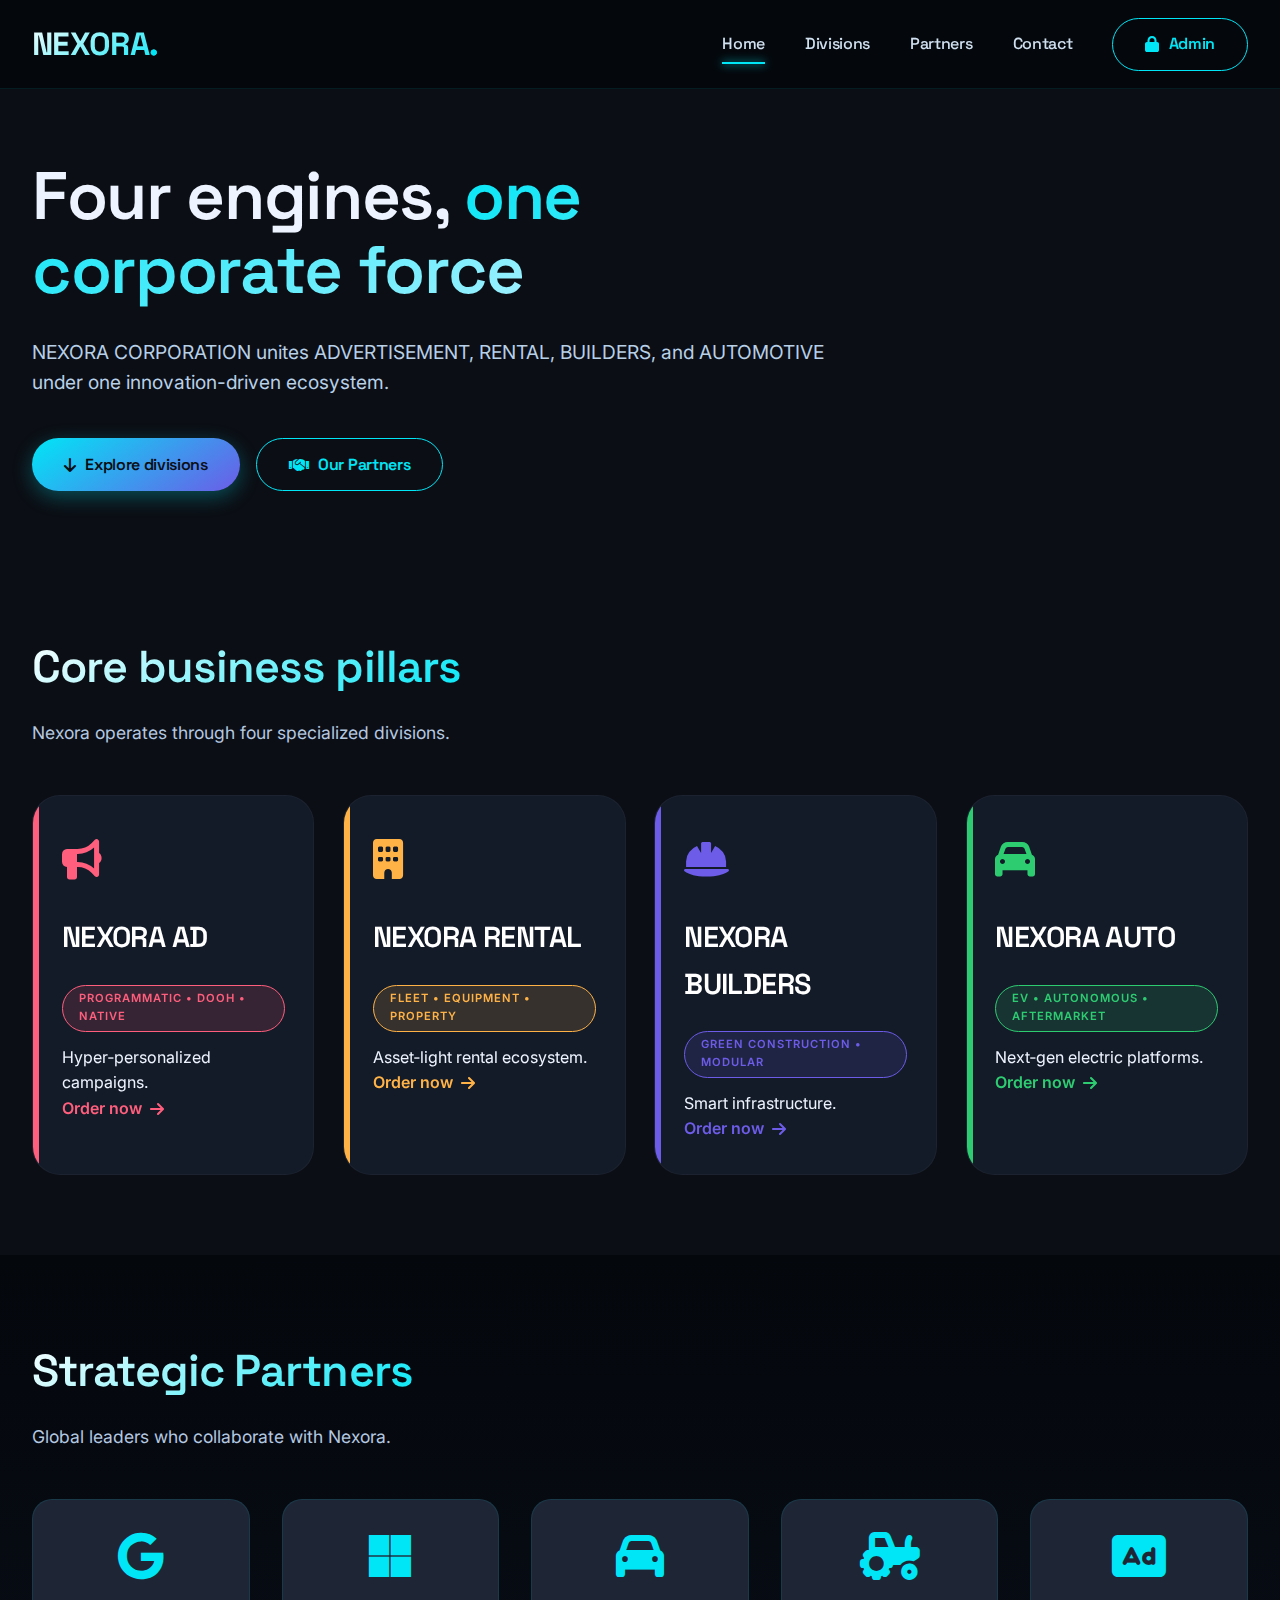
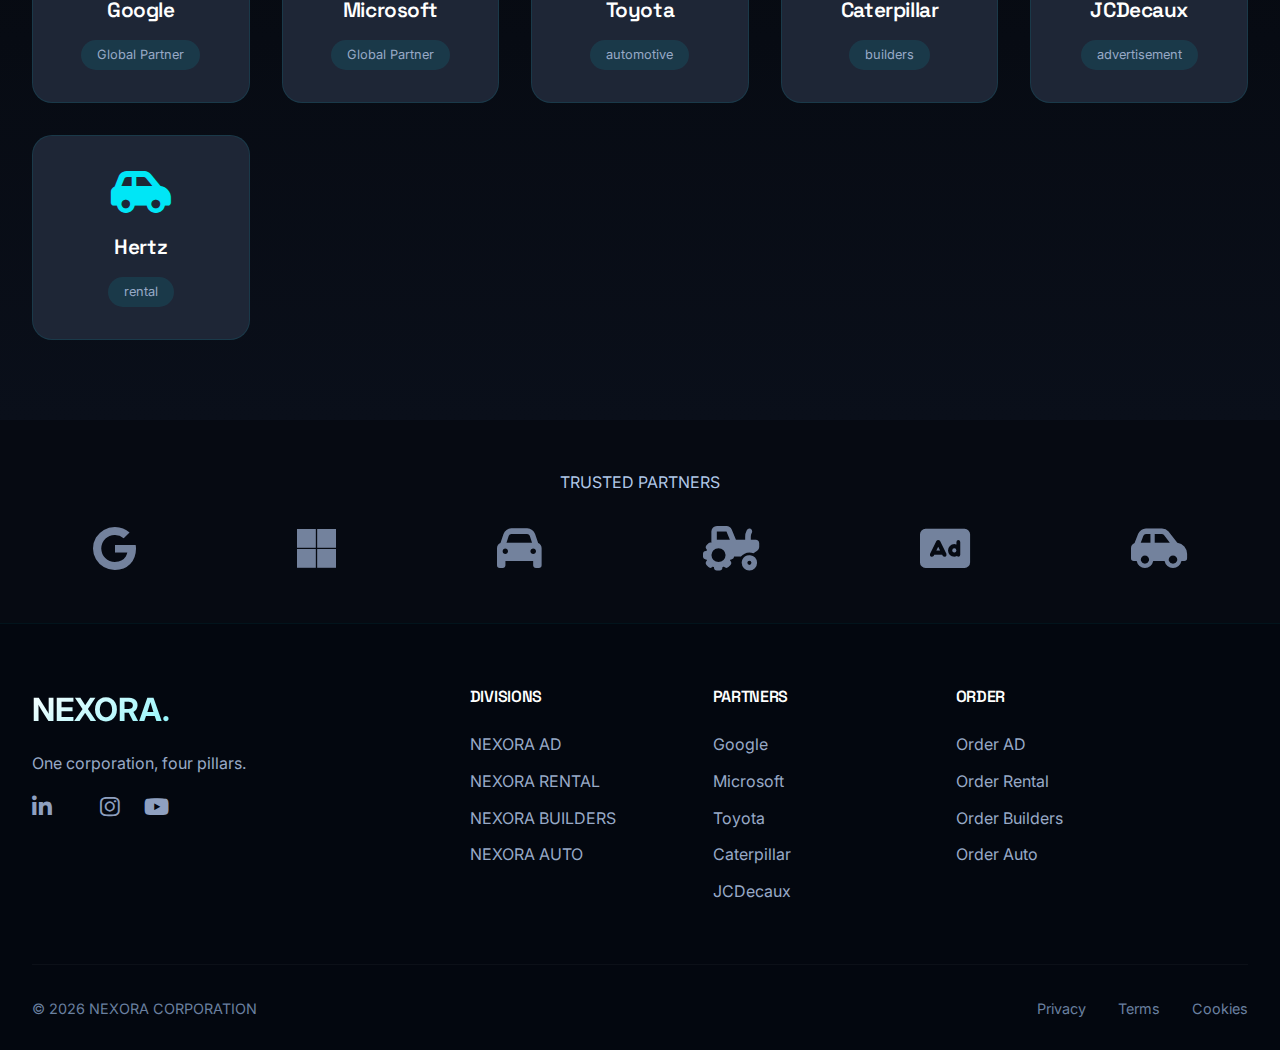
<file: index.html>
<!DOCTYPE html>
<html lang="en">
<head>
    <meta charset="UTF-8">
    <meta name="viewport" content="width=device-width, initial-scale=1.0">
    <title>NEXORA CORPORATION · Four Divisions</title>
    <!-- Font Awesome 6 -->
    <link rel="stylesheet" href="https://cdnjs.cloudflare.com/ajax/libs/font-awesome/6.0.0-beta3/css/all.min.css">
    <!-- Google Fonts -->
    <link href="https://fonts.googleapis.com/css2?family=Inter:opsz,wght@14..32,400;14..32,500;14..32,600;14..32,700&family=Space+Grotesk:wght@400;500;600;700&display=swap" rel="stylesheet">
    <style>
        /* ----- GLOBAL STYLES (INLINE) ----- */
        * { margin: 0; padding: 0; box-sizing: border-box; }
        :root {
            --primary: #0b0e14; --secondary: #00e6f6; --accent-ad: #ff5e7c; --accent-rental: #ffb347;
            --accent-builders: #6c5ce7; --accent-automotive: #2ecc71; --dark: #04070c; --gray-900: #131a28;
            --gray-800: #1e2636; --white: #ffffff; --font-main: 'Inter', sans-serif; --font-display: 'Space Grotesk', sans-serif;
        }
        html { scroll-behavior: smooth; }
        body { font-family: var(--font-main); background-color: var(--primary); color: #eef4ff; line-height: 1.6; }
        a { text-decoration: none; color: inherit; }
        ul { list-style: none; }
        .container { max-width: 1280px; margin: 0 auto; padding: 0 2rem; }
        h1, h2, h3, h4, .logo, .btn, .nav-link { font-family: var(--font-display); font-weight: 600; letter-spacing: -0.02em; }
        h2 { font-size: 2.8rem; margin-bottom: 1rem; background: linear-gradient(145deg, #fff, var(--secondary)); -webkit-background-clip: text; -webkit-text-fill-color: transparent; background-clip: text; display: inline-block; }
        .section-desc { font-size: 1.1rem; color: #b4c8e0; max-width: 700px; margin-bottom: 3rem; }
        
        /* Glass Card */
        .glass-card { background: rgba(18, 24, 38, 0.7); backdrop-filter: blur(12px); -webkit-backdrop-filter: blur(12px); border: 1px solid rgba(0, 230, 246, 0.12); border-radius: 28px; transition: 0.25s ease; }
        .glass-card:hover { border-color: var(--secondary); background: rgba(18, 24, 38, 0.85); transform: translateY(-6px); }
        
        /* Buttons */
        .btn { display: inline-flex; align-items: center; gap: 0.6rem; padding: 0.8rem 2rem; border-radius: 40px; font-weight: 600; border: 1px solid var(--secondary); color: var(--secondary); background: transparent; transition: 0.2s; cursor: pointer; }
        .btn-primary { background: linear-gradient(145deg, #00e6f6, #6c5ce7); color: #0b0e14; border: none; box-shadow: 0 6px 20px rgba(0, 230, 246, 0.3); }
        .btn-primary:hover { box-shadow: 0 12px 28px rgba(0, 230, 246, 0.5); transform: scale(1.02); }
        .btn-outline:hover { background: rgba(0, 230, 246, 0.1); }
        
        /* Header */
        header { position: fixed; top: 0; width: 100%; z-index: 1000; padding: 1.1rem 0; background: rgba(4, 7, 12, 0.85); backdrop-filter: blur(16px); border-bottom: 1px solid rgba(0, 230, 246, 0.1); }
        .navbar { display: flex; justify-content: space-between; align-items: center; max-width: 1400px; margin: 0 auto; padding: 0 2rem; }
        .logo { font-size: 2rem; font-weight: 700; background: linear-gradient(145deg, #fff, var(--secondary)); -webkit-background-clip: text; -webkit-text-fill-color: transparent; }
        .logo span { -webkit-text-fill-color: var(--secondary); }
        .nav-menu { display: flex; gap: 2.5rem; align-items: center; }
        .nav-link { font-size: 1rem; font-weight: 500; color: #d0e0f0; position: relative; padding-bottom: 4px; }
        .nav-link::after { content: ''; position: absolute; bottom: -6px; left: 0; width: 0; height: 2.5px; background: var(--secondary); box-shadow: 0 0 8px var(--secondary); transition: width 0.25s; }
        .nav-link:hover::after, .nav-link.active::after { width: 100%; }
        .menu-toggle { display: none; font-size: 1.8rem; color: var(--secondary); cursor: pointer; }
        
        /* Hero */
        .hero { padding: 160px 0 80px; position: relative; }
        .hero-title { font-size: 4.2rem; line-height: 1.1; margin-bottom: 1.8rem; }
        .hero-title i { font-style: normal; background: linear-gradient(145deg, #00e6f6, #a0f0ff); -webkit-background-clip: text; -webkit-text-fill-color: transparent; }
        .hero-desc { font-size: 1.2rem; color: #b8d0e8; max-width: 70%; margin-bottom: 2.5rem; }
        
        /* Divisions Grid */
        .divisions { padding: 60px 0 80px; }
        .division-grid { display: grid; grid-template-columns: repeat(4, 1fr); gap: 1.8rem; margin-top: 1rem; }
        .division-card { padding: 2rem 1.8rem; border-radius: 28px; background: var(--gray-900); border: 1px solid rgba(255,255,255,0.04); transition: 0.2s; position: relative; overflow: hidden; }
        .division-card::before { content: ''; position: absolute; top: 0; left: 0; width: 6px; height: 100%; background: transparent; transition: 0.2s; }
        .division-card.advertisement::before { background: var(--accent-ad); }
        .division-card.rental::before { background: var(--accent-rental); }
        .division-card.builders::before { background: var(--accent-builders); }
        .division-card.automotive::before { background: var(--accent-automotive); }
        .division-icon { font-size: 2.5rem; margin-bottom: 1.4rem; }
        .advertisement .division-icon { color: var(--accent-ad); }
        .rental .division-icon { color: var(--accent-rental); }
        .builders .division-icon { color: var(--accent-builders); }
        .automotive .division-icon { color: var(--accent-automotive); }
        .division-card h3 { font-size: 1.8rem; margin-bottom: 0.5rem; color: white; }
        .division-tag { display: inline-block; padding: 0.3rem 1rem; border-radius: 40px; font-size: 0.7rem; text-transform: uppercase; letter-spacing: 1px; margin: 1rem 0 0.8rem; font-weight: 600; }
        .advertisement .division-tag { background: rgba(255,94,124,0.15); color: var(--accent-ad); border: 1px solid var(--accent-ad); }
        .rental .division-tag { background: rgba(255,179,71,0.15); color: var(--accent-rental); border: 1px solid var(--accent-rental); }
        .builders .division-tag { background: rgba(108,92,231,0.15); color: var(--accent-builders); border: 1px solid var(--accent-builders); }
        .automotive .division-tag { background: rgba(46,204,113,0.15); color: var(--accent-automotive); border: 1px solid var(--accent-automotive); }
        .division-link { font-weight: 600; display: flex; align-items: center; gap: 0.5rem; }
        .advertisement .division-link { color: var(--accent-ad); }
        .rental .division-link { color: var(--accent-rental); }
        .builders .division-link { color: var(--accent-builders); }
        .automotive .division-link { color: var(--accent-automotive); }
        
        /* Partnerships Section */
        .partnerships { padding: 80px 0; background: linear-gradient(180deg, var(--dark) 0%, #0a0f1a 100%); }
        .partners-grid { display: grid; grid-template-columns: repeat(auto-fit, minmax(200px, 1fr)); gap: 2rem; margin-top: 2rem; }
        .partner-card { background: #1e2636; border-radius: 20px; padding: 2rem 1.5rem; text-align: center; border: 1px solid rgba(0,230,246,0.1); transition: 0.25s; display: flex; flex-direction: column; align-items: center; gap: 0.8rem; }
        .partner-card:hover { transform: translateY(-6px); border-color: var(--secondary); box-shadow: 0 12px 30px rgba(0,230,246,0.15); }
        .partner-icon i { font-size: 3rem; color: var(--secondary); }
        .partner-card h4 { color: white; font-size: 1.3rem; margin: 0; }
        .partner-division { font-size: 0.8rem; color: #98aac7; background: rgba(0,230,246,0.1); padding: 0.3rem 1rem; border-radius: 40px; }
        
        /* Clients */
        .clients { padding: 50px 0; background: #060a12; }
        .client-grid { display: flex; justify-content: space-around; flex-wrap: wrap; gap: 2.5rem; opacity: 0.8; }
        .client-grid i { font-size: 2.8rem; color: #8fa0c0; transition: 0.2s; }
        .client-grid i:hover { color: var(--secondary); }
        
        /* Footer */
        footer { background: #03070f; padding: 60px 0 30px; border-top: 1px solid rgba(0,230,246,0.06); }
        .footer-grid { display: grid; grid-template-columns: 2fr 1fr 1fr 1.5fr; gap: 3rem; margin-bottom: 3rem; }
        .footer-logo { font-size: 2rem; font-weight: 700; background: linear-gradient(145deg, #fff, var(--secondary)); -webkit-background-clip: text; -webkit-text-fill-color: transparent; margin-bottom: 1rem; }
        .footer-links h4 { color: white; margin-bottom: 1.4rem; }
        .footer-links ul li { margin-bottom: 0.7rem; }
        .footer-links a { color: #98aac7; transition: 0.2s; }
        .footer-links a:hover { color: var(--secondary); }
        .social-icons { display: flex; gap: 1.5rem; margin-top: 1.2rem; }
        .social-icons i { font-size: 1.4rem; color: #8fa0c0; }
        .social-icons i:hover { color: var(--secondary); }
        .footer-bottom { display: flex; justify-content: space-between; align-items: center; padding-top: 2rem; border-top: 1px solid rgba(255,255,255,0.04); color: #6a80a0; font-size: 0.9rem; }
        
        /* Responsive */
        @media (max-width: 1024px) { .division-grid { grid-template-columns: repeat(2, 1fr); } .footer-grid { grid-template-columns: 1fr 1fr; } .hero-title { font-size: 3.5rem; } }
        @media (max-width: 768px) { 
            .hero-title { font-size: 2.8rem; } .hero-desc { max-width: 100%; } 
            .nav-menu { position: fixed; top: 80px; left: -100%; width: 75%; background: var(--gray-900); flex-direction: column; padding: 2.5rem; border-radius: 0 20px 20px 0; border: 1px solid rgba(0,230,246,0.2); backdrop-filter: blur(20px); transition: 0.3s; align-items: flex-start; }
            .nav-menu.active { left: 0; } .menu-toggle { display: block; } .division-grid { grid-template-columns: 1fr; } .footer-grid { grid-template-columns: 1fr; } .partners-grid { grid-template-columns: 1fr 1fr; }
        }
        @media (max-width: 480px) { .container { padding: 0 1.2rem; } h2 { font-size: 2rem; } .hero-title { font-size: 2.2rem; } .partners-grid { grid-template-columns: 1fr; } }
    </style>
</head>
<body>
    <header>
        <nav class="navbar">
            <a href="#" class="logo">NEXORA<span>.</span></a>
            <div class="menu-toggle" id="mobile-menu"><i class="fas fa-bars"></i></div>
            <ul class="nav-menu" id="nav-menu">
                <li><a href="#home" class="nav-link active">Home</a></li>
                <li><a href="#divisions" class="nav-link">Divisions</a></li>
                <li><a href="#partnerships" class="nav-link">Partners</a></li>
                <li><a href="#contact" class="nav-link">Contact</a></li>
                <li><a href="admin.html" class="btn btn-outline"><i class="fas fa-lock"></i> Admin</a></li>
            </ul>
        </nav>
    </header>

    <main>
        <section id="home" class="hero">
            <div class="container">
                <h1 class="hero-title">Four engines, <i>one<br>corporate force</i></h1>
                <p class="hero-desc">NEXORA CORPORATION unites ADVERTISEMENT, RENTAL, BUILDERS, and AUTOMOTIVE<br>under one innovation-driven ecosystem.</p>
                <div style="display: flex; gap: 1rem; flex-wrap: wrap;">
                    <a href="#divisions" class="btn btn-primary"><i class="fas fa-arrow-down"></i> Explore divisions</a>
                    <a href="#partnerships" class="btn btn-outline"><i class="fas fa-handshake"></i> Our Partners</a>
                </div>
            </div>
        </section>

        <section id="divisions" class="divisions">
            <div class="container">
                <h2>Core business pillars</h2>
                <p class="section-desc">Nexora operates through four specialized divisions.</p>
                <div class="division-grid" id="division-cards-container"></div>
            </div>
        </section>

        <section id="partnerships" class="partnerships">
            <div class="container">
                <h2>Strategic Partners</h2>
                <p class="section-desc">Global leaders who collaborate with Nexora.</p>
                <div class="partners-grid" id="partners-container"></div>
            </div>
        </section>

        <section class="clients">
            <div class="container">
                <p style="color: #b0c8e8; text-align: center; margin-bottom: 2rem;">TRUSTED PARTNERS</p>
                <div class="client-grid" id="client-logos-container"></div>
            </div>
        </section>
    </main>

    <footer id="contact">
        <div class="container">
            <div class="footer-grid">
                <div>
                    <div class="footer-logo">NEXORA<span>.</span></div>
                    <p style="color: #98aac7;">One corporation, four pillars.</p>
                    <div class="social-icons">
                        <a href="#"><i class="fab fa-linkedin-in"></i></a>
                        <a href="#"><i class="fab fa-x-twitter"></i></a>
                        <a href="#"><i class="fab fa-instagram"></i></a>
                        <a href="#"><i class="fab fa-youtube"></i></a>
                    </div>
                </div>
                <div class="footer-links">
                    <h4>DIVISIONS</h4>
                    <ul id="footer-divisions-list"></ul>
                </div>
                <div class="footer-links">
                    <h4>PARTNERS</h4>
                    <ul id="footer-partners-list"></ul>
                </div>
                <div class="footer-links">
                    <h4>ORDER</h4>
                    <ul>
                        <li><a href="order-ad.html">Order AD</a></li>
                        <li><a href="order-rental.html">Order Rental</a></li>
                        <li><a href="order-builders.html">Order Builders</a></li>
                        <li><a href="order-automotive.html">Order Auto</a></li>
                    </ul>
                </div>
            </div>
            <div class="footer-bottom">
                <span>&copy; 2026 NEXORA CORPORATION</span>
                <span style="display: flex; gap: 2rem;">
                    <a href="#">Privacy</a>
                    <a href="#">Terms</a>
                    <a href="#">Cookies</a>
                </span>
            </div>
        </div>
    </footer>

    <script>
        // ============ DATA DEFAULT ============
        if (!localStorage.getItem('nexoraDivisions')) {
            const defaultDivisions = [
                { id: 'advertisement', title: 'NEXORA AD', icon: 'bullhorn', tag: 'Programmatic • DOOH • Native', desc: 'Hyper‑personalized campaigns.', detailHeader: 'Beyond reach: relevance.', detailDesc: 'AI creative engine.', stat1: '87% attribution lift', stat2: '3.2x ROAS', color: '#ff5e7c' },
                { id: 'rental', title: 'NEXORA RENTAL', icon: 'building', tag: 'Fleet • Equipment • Property', desc: 'Asset‑light rental ecosystem.', detailHeader: 'From assets to outcomes.', detailDesc: 'Industrial equipment, vehicle fleets.', stat1: '99% fleet uptime', stat2: '2.4h avg. delivery', color: '#ffb347' },
                { id: 'builders', title: 'NEXORA BUILDERS', icon: 'hard-hat', tag: 'Green construction • Modular', desc: 'Smart infrastructure.', detailHeader: 'Constructing cognitive infrastructure.', detailDesc: 'Modular hospitals, net‑zero towers.', stat1: '52 active skyscrapers', stat2: '31% faster build', color: '#6c5ce7' },
                { id: 'automotive', title: 'NEXORA AUTO', icon: 'car', tag: 'EV • Autonomous • Aftermarket', desc: 'Next‑gen electric platforms.', detailHeader: 'Electric. Autonomous. Yours.', detailDesc: 'Modular EV platforms.', stat1: '2.1M connected vehicles', stat2: '94% reduction', color: '#2ecc71' }
            ];
            localStorage.setItem('nexoraDivisions', JSON.stringify(defaultDivisions));
        }

        if (!localStorage.getItem('nexoraPartners')) {
            const defaultPartners = [
                { id: 1, name: 'Google', icon: 'fab fa-google', url: 'https://google.com', division: 'all' },
                { id: 2, name: 'Microsoft', icon: 'fab fa-microsoft', url: 'https://microsoft.com', division: 'all' },
                { id: 3, name: 'Toyota', icon: 'fas fa-car', url: 'https://toyota.com', division: 'automotive' },
                { id: 4, name: 'Caterpillar', icon: 'fas fa-tractor', url: 'https://caterpillar.com', division: 'builders' },
                { id: 5, name: 'JCDecaux', icon: 'fas fa-ad', url: 'https://jcdecaux.com', division: 'advertisement' },
                { id: 6, name: 'Hertz', icon: 'fas fa-car-side', url: 'https://hertz.com', division: 'rental' }
            ];
            localStorage.setItem('nexoraPartners', JSON.stringify(defaultPartners));
        }

        if (!localStorage.getItem('nexoraOrders')) {
            localStorage.setItem('nexoraOrders', JSON.stringify([]));
        }

        // ============ LOAD DIVISIONS ============
        function loadDivisions() {
            const divisions = JSON.parse(localStorage.getItem('nexoraDivisions'));
            const container = document.getElementById('division-cards-container');
            if (container) {
                container.innerHTML = divisions.map(div => `
                    <div class="division-card ${div.id} glass-card">
                        <div class="division-icon"><i class="fas fa-${div.icon}"></i></div>
                        <h3>${div.title}</h3>
                        <span class="division-tag">${div.tag}</span>
                        <p>${div.desc}</p>
                        <a href="order-${div.id}.html" class="division-link">Order now <i class="fas fa-arrow-right"></i></a>
                    </div>
                `).join('');
            }
            
            const footerDivisions = document.getElementById('footer-divisions-list');
            if (footerDivisions) {
                footerDivisions.innerHTML = divisions.map(div => `<li><a href="order-${div.id}.html">${div.title}</a></li>`).join('');
            }
        }

        // ============ LOAD PARTNERS ============
        function loadPartners() {
            const partners = JSON.parse(localStorage.getItem('nexoraPartners'));
            
            const partnersContainer = document.getElementById('partners-container');
            if (partnersContainer) {
                partnersContainer.innerHTML = partners.map(p => `
                    <a href="${p.url}" target="_blank" class="partner-card" rel="noopener noreferrer">
                        <div class="partner-icon"><i class="${p.icon}"></i></div>
                        <h4>${p.name}</h4>
                        <span class="partner-division">${p.division === 'all' ? 'Global Partner' : p.division}</span>
                    </a>
                `).join('');
            }
            
            const clientContainer = document.getElementById('client-logos-container');
            if (clientContainer) {
                clientContainer.innerHTML = partners.slice(0, 6).map(p => `
                    <a href="${p.url}" target="_blank"><i class="${p.icon}"></i></a>
                `).join('');
            }
            
            const footerPartners = document.getElementById('footer-partners-list');
            if (footerPartners) {
                footerPartners.innerHTML = partners.slice(0, 5).map(p => `<li><a href="${p.url}" target="_blank">${p.name}</a></li>`).join('');
            }
        }

        // ============ MOBILE MENU ============
        document.addEventListener('DOMContentLoaded', function() {
            loadDivisions();
            loadPartners();
            
            const mobileMenu = document.getElementById('mobile-menu');
            const navMenu = document.getElementById('nav-menu');
            if (mobileMenu) {
                mobileMenu.addEventListener('click', () => navMenu.classList.toggle('active'));
            }
        });
    </script>
</body>
</html>
</file>
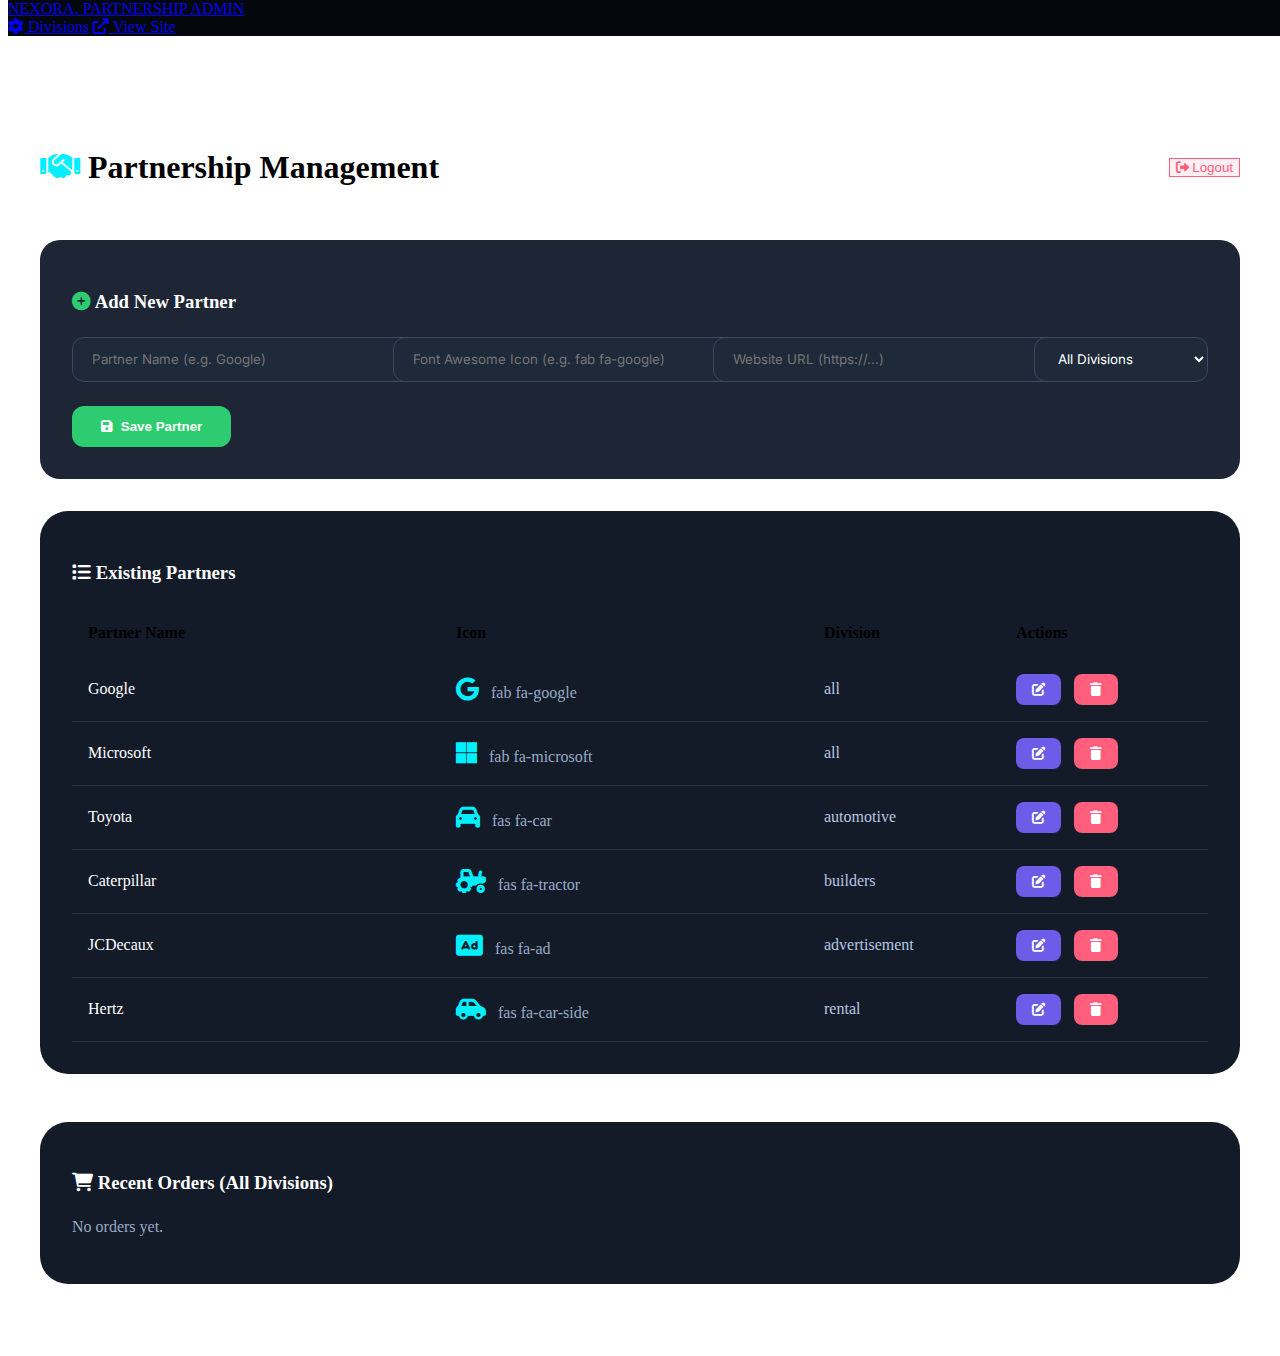
<file: admin-partnership.html>
<!DOCTYPE html>
<html lang="en">
<head>
    <meta charset="UTF-8">
    <meta name="viewport" content="width=device-width, initial-scale=1.0">
    <title>NEXORA · Partnership Management</title>
    <link rel="stylesheet" href="https://cdnjs.cloudflare.com/ajax/libs/font-awesome/6.0.0-beta3/css/all.min.css">
    <link href="https://fonts.googleapis.com/css2?family=Inter:wght@400;500;600;700&family=Space+Grotesk:wght@400;500;600;700&display=swap" rel="stylesheet">
    <link rel="stylesheet" href="style.css">
    <style>
        .admin-container { padding: 120px 2rem 4rem; max-width: 1200px; margin: 0 auto; }
        .partners-table { background: #131a28; border-radius: 28px; padding: 2rem; margin-top: 2rem; }
        .partner-row { display: grid; grid-template-columns: 2fr 2fr 1fr 1fr; gap: 1rem; padding: 1rem; border-bottom: 1px solid #2a3548; align-items: center; }
        .partner-header { color: var(--secondary); font-weight: 600; border-bottom: 2px solid var(--secondary); }
        .btn-partner { padding: 0.5rem 1rem; border-radius: 8px; border: none; cursor: pointer; }
        .btn-add { background: #2ecc71; color: white; }
        .btn-edit { background: #6c5ce7; color: white; }
        .btn-delete { background: #ff5e7c; color: white; }
        .form-container { background: #1e2636; padding: 2rem; border-radius: 20px; margin-bottom: 2rem; }
    </style>
</head>
<body>
    <header style="background: #04070c; position: fixed; width: 100%; top: 0;">
        <nav class="navbar">
            <a href="index.html" class="logo">NEXORA<span>.</span> PARTNERSHIP ADMIN</a>
            <div>
                <a href="admin.html" class="btn btn-outline"><i class="fas fa-cog"></i> Divisions</a>
                <a href="index.html" class="btn btn-outline" target="_blank"><i class="fas fa-external-link-alt"></i> View Site</a>
            </div>
        </nav>
    </header>

    <div class="admin-container">
        <div style="display: flex; justify-content: space-between; align-items: center; margin-bottom: 2rem;">
            <h1 class="admin-title"><i class="fas fa-handshake" style="color: #00f0ff;"></i> Partnership Management</h1>
            <button id="logoutBtn" class="btn btn-logout"><i class="fas fa-sign-out-alt"></i> Logout</button>
        </div>

        <!-- Add/Edit Partner Form -->
        <div class="form-container">
            <h3 style="color: white; margin-bottom: 1.5rem;"><i class="fas fa-plus-circle" style="color: #2ecc71;"></i> Add New Partner</h3>
            <div style="display: grid; grid-template-columns: 1fr 1fr 1fr auto; gap: 1rem;">
                <input type="text" id="partnerName" class="admin-input" placeholder="Partner Name (e.g. Google)">
                <input type="text" id="partnerLogo" class="admin-input" placeholder="Font Awesome Icon (e.g. fab fa-google)">
                <input type="url" id="partnerUrl" class="admin-input" placeholder="Website URL (https://...)">
                <select id="partnerDivision" class="admin-input">
                    <option value="all">All Divisions</option>
                    <option value="advertisement">ADVERTISEMENT</option>
                    <option value="rental">RENTAL</option>
                    <option value="builders">BUILDERS</option>
                    <option value="automotive">AUTOMOTIVE</option>
                </select>
            </div>
            <div style="display: flex; gap: 1rem; margin-top: 1.5rem;">
                <button id="savePartnerBtn" class="btn-admin btn-save"><i class="fas fa-save"></i> Save Partner</button>
                <button id="cancelEditBtn" class="btn-admin btn-outline" style="display: none;">Cancel</button>
            </div>
        </div>

        <!-- Partners List -->
        <div class="partners-table">
            <h3 style="color: white; margin-bottom: 1.5rem;"><i class="fas fa-list"></i> Existing Partners</h3>
            <div class="partner-row partner-header">
                <div>Partner Name</div>
                <div>Icon</div>
                <div>Division</div>
                <div>Actions</div>
            </div>
            <div id="partners-list-container">
                <!-- Dynamic from JS -->
            </div>
        </div>

        <!-- Orders Summary -->
        <div style="margin-top: 3rem; background: #131a28; border-radius: 28px; padding: 2rem;">
            <h3 style="color: white; margin-bottom: 1.5rem;"><i class="fas fa-shopping-cart"></i> Recent Orders (All Divisions)</h3>
            <div id="orders-summary-container">
                <!-- Orders will be listed here -->
            </div>
        </div>
    </div>

    <script src="partnership.js"></script>
</body>
</html>
</file>
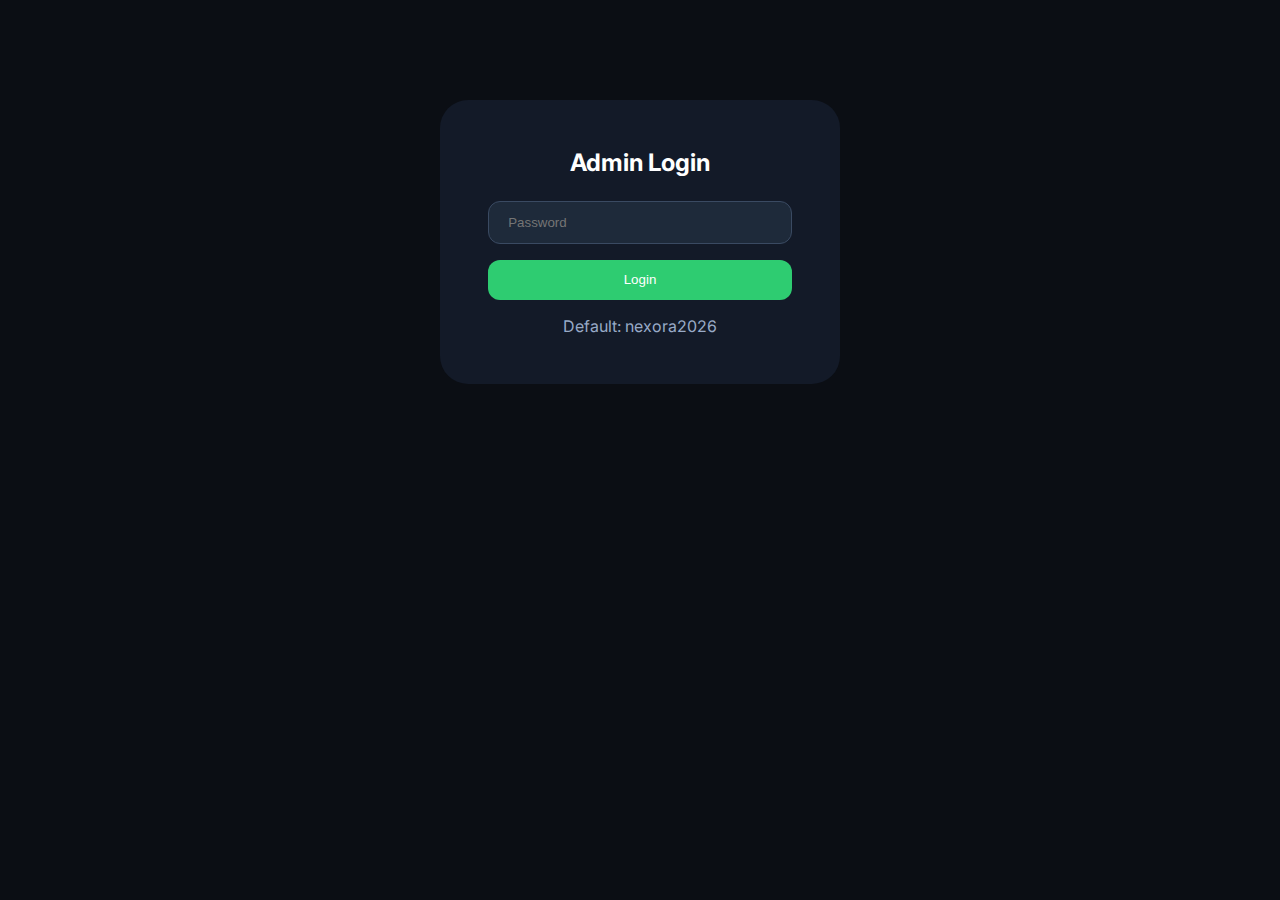
<file: admin.html>
<!DOCTYPE html>
<html lang="en">
<head>
    <meta charset="UTF-8">
    <meta name="viewport" content="width=device-width, initial-scale=1.0">
    <title>NEXORA · Admin Partnerships</title>
    <link rel="stylesheet" href="https://cdnjs.cloudflare.com/ajax/libs/font-awesome/6.0.0-beta3/css/all.min.css">
    <link href="https://fonts.googleapis.com/css2?family=Inter:wght@400;500;600;700&family=Space+Grotesk:wght@400;500;600;700&display=swap" rel="stylesheet">
    <style>
        /* Copy dari admin.html + tambahan */
        * { margin: 0; padding: 0; box-sizing: border-box; }
        :root { --primary: #0b0e14; --secondary: #00e6f6; --gray-900: #131a28; }
        body { font-family: 'Inter', sans-serif; background: var(--primary); color: white; }
        header { background: #04070c; padding: 1rem 2rem; position: fixed; width: 100%; top: 0; }
        .navbar { display: flex; justify-content: space-between; align-items: center; }
        .logo { font-size: 1.8rem; background: linear-gradient(145deg, #fff, var(--secondary)); -webkit-background-clip: text; -webkit-text-fill-color: transparent; }
        .btn { padding: 0.6rem 1.5rem; border-radius: 40px; border: 1px solid var(--secondary); color: var(--secondary); background: transparent; text-decoration: none; }
        .admin-container { padding: 120px 2rem; max-width: 1200px; margin: 0 auto; }
        .admin-card { background: var(--gray-900); border-radius: 28px; padding: 2rem; margin-bottom: 2rem; }
        .admin-input { background: #1e2a3a; border: 1px solid #3a4a62; padding: 0.8rem 1.2rem; border-radius: 12px; color: white; width: 100%; }
        .btn-save { background: #2ecc71; color: white; border: none; padding: 0.8rem 1.8rem; border-radius: 12px; cursor: pointer; }
        .btn-delete { background: #ff5e7c; color: white; border: none; padding: 0.3rem 0.8rem; border-radius: 8px; cursor: pointer; }
        .partner-row { display: grid; grid-template-columns: 2fr 2fr 1fr 1fr; gap: 1rem; padding: 1rem; border-bottom: 1px solid #2a3548; align-items: center; }
        .login-box { max-width: 400px; margin: 100px auto; background: var(--gray-900); padding: 3rem; border-radius: 28px; text-align: center; }
        .hidden { display: none; }
    </style>
</head>
<body>
    <div id="loginSection" class="login-box">
        <h2 style="margin-bottom: 1.5rem;">Admin Login</h2>
        <input type="password" id="password" class="admin-input" placeholder="Password" style="margin-bottom: 1rem;">
        <button id="loginBtn" class="btn-save" style="width: 100%;">Login</button>
        <p style="margin-top: 1rem; color: #98aac7;">Default: nexora2026</p>
    </div>

    <div id="adminDashboard" class="hidden">
        <header>
            <nav class="navbar">
                <span class="logo">NEXORA PARTNERSHIP ADMIN</span>
                <div>
                    <a href="admin.html" class="btn">Divisions</a>
                    <a href="index.html" class="btn" target="_blank">View Site</a>
                    <button id="logoutBtn" class="btn" style="margin-left: 1rem;">Logout</button>
                </div>
            </nav>
        </header>

        <div class="admin-container">
            <h1 style="margin-bottom: 2rem;">Partnership Management</h1>
            
            <!-- Form Add/Edit Partner -->
            <div class="admin-card">
                <h3 style="margin-bottom: 1.5rem;">Add / Edit Partner</h3>
                <div style="display: grid; grid-template-columns: 1fr 1fr 1fr; gap: 1rem; margin-bottom: 1rem;">
                    <input type="text" id="partnerName" class="admin-input" placeholder="Partner Name">
                    <input type="text" id="partnerIcon" class="admin-input" placeholder="Icon (e.g. fab fa-google)">
                    <input type="url" id="partnerUrl" class="admin-input" placeholder="Website URL">
                </div>
                <div style="display: grid; grid-template-columns: 1fr auto; gap: 1rem;">
                    <select id="partnerDivision" class="admin-input">
                        <option value="all">All Divisions</option>
                        <option value="advertisement">ADVERTISEMENT</option>
                        <option value="rental">RENTAL</option>
                        <option value="builders">BUILDERS</option>
                        <option value="automotive">AUTOMOTIVE</option>
                    </select>
                    <button id="savePartnerBtn" class="btn-save">Save Partner</button>
                </div>
            </div>

            <!-- Partners List -->
            <div class="admin-card">
                <h3 style="margin-bottom: 1.5rem;">Existing Partners</h3>
                <div id="partnersList"></div>
            </div>

            <!-- Orders List -->
            <div class="admin-card">
                <h3 style="margin-bottom: 1.5rem;">Recent Orders</h3>
                <div id="ordersList"></div>
            </div>
        </div>
    </div>

    <script>
        const ADMIN_PASS = 'nexora2026';
        let editingPartnerId = null;

        // Initialize default partners
        if (!localStorage.getItem('nexoraPartners')) {
            const defaultPartners = [
                { id: 1, name: 'Google', icon: 'fab fa-google', url: 'https://google.com', division: 'all' },
                { id: 2, name: 'Microsoft', icon: 'fab fa-microsoft', url: 'https://microsoft.com', division: 'all' },
                { id: 3, name: 'Toyota', icon: 'fas fa-car', url: 'https://toyota.com', division: 'automotive' },
                { id: 4, name: 'Caterpillar', icon: 'fas fa-tractor', url: 'https://caterpillar.com', division: 'builders' }
            ];
            localStorage.setItem('nexoraPartners', JSON.stringify(defaultPartners));
        }

        // Render Partners
        function renderPartners() {
            const partners = JSON.parse(localStorage.getItem('nexoraPartners')) || [];
            const container = document.getElementById('partnersList');
            if (!container) return;
            
            container.innerHTML = partners.map(p => `
                <div class="partner-row">
                    <div style="color: white;">${p.name}</div>
                    <div><i class="${p.icon}" style="color: #00f0ff;"></i></div>
                    <div style="color: #98aac7;">${p.division}</div>
                    <div style="display: flex; gap: 0.5rem;">
                        <button onclick="editPartner(${p.id})" style="background: #6c5ce7; color: white; border: none; padding: 0.3rem 0.8rem; border-radius: 6px;">Edit</button>
                        <button onclick="deletePartner(${p.id})" class="btn-delete">Delete</button>
                    </div>
                </div>
            `).join('');
        }

        // Render Orders
        function renderOrders() {
            const orders = JSON.parse(localStorage.getItem('nexoraOrders')) || [];
            const container = document.getElementById('ordersList');
            if (!container) return;
            
            if (orders.length === 0) {
                container.innerHTML = '<p style="color: #98aac7;">No orders yet.</p>';
                return;
            }
            
            container.innerHTML = orders.slice(-5).reverse().map(o => `
                <div style="display: grid; grid-template-columns: 2fr 2fr 1.5fr 1fr; gap: 1rem; padding: 0.8rem; border-bottom: 1px solid #2a3548;">
                    <div style="color: white;">${o.division}</div>
                    <div>${o.name}</div>
                    <div style="color: #98aac7;">${o.email}</div>
                    <div><span style="background: #ffb34720; color: #ffb347; padding: 0.2rem 0.8rem; border-radius: 20px;">${o.status || 'pending'}</span></div>
                </div>
            `).join('');
        }

        // Edit Partner
        window.editPartner = function(id) {
            const partners = JSON.parse(localStorage.getItem('nexoraPartners'));
            const p = partners.find(p => p.id === id);
            if (p) {
                document.getElementById('partnerName').value = p.name;
                document.getElementById('partnerIcon').value = p.icon;
                document.getElementById('partnerUrl').value = p.url || '';
                document.getElementById('partnerDivision').value = p.division;
                editingPartnerId = id;
            }
        };

        // Delete Partner
        window.deletePartner = function(id) {
            if (confirm('Delete this partner?')) {
                let partners = JSON.parse(localStorage.getItem('nexoraPartners'));
                partners = partners.filter(p => p.id !== id);
                localStorage.setItem('nexoraPartners', JSON.stringify(partners));
                renderPartners();
            }
        };

        // Save Partner
        function savePartner() {
            const partners = JSON.parse(localStorage.getItem('nexoraPartners')) || [];
            const name = document.getElementById('partnerName').value;
            const icon = document.getElementById('partnerIcon').value;
            const url = document.getElementById('partnerUrl').value;
            const division = document.getElementById('partnerDivision').value;
            
            if (!name || !icon) { alert('Name and icon required'); return; }
            
            if (editingPartnerId) {
                // Update
                const index = partners.findIndex(p => p.id === editingPartnerId);
                if (index !== -1) {
                    partners[index] = { ...partners[index], name, icon, url, division };
                }
                editingPartnerId = null;
            } else {
                // Create
                const newId = partners.length > 0 ? Math.max(...partners.map(p => p.id)) + 1 : 1;
                partners.push({ id: newId, name, icon, url, division });
            }
            
            localStorage.setItem('nexoraPartners', JSON.stringify(partners));
            
            // Clear form
            document.getElementById('partnerName').value = '';
            document.getElementById('partnerIcon').value = '';
            document.getElementById('partnerUrl').value = '';
            document.getElementById('partnerDivision').value = 'all';
            
            renderPartners();
            alert('Partner saved!');
        }

        // Login
        document.addEventListener('DOMContentLoaded', function() {
            document.getElementById('loginBtn').addEventListener('click', function() {
                if (document.getElementById('password').value === ADMIN_PASS) {
                    document.getElementById('loginSection').classList.add('hidden');
                    document.getElementById('adminDashboard').classList.remove('hidden');
                    renderPartners();
                    renderOrders();
                } else alert('Wrong password');
            });

            document.getElementById('savePartnerBtn').addEventListener('click', savePartner);
            
            document.getElementById('logoutBtn').addEventListener('click', function() {
                document.getElementById('loginSection').classList.remove('hidden');
                document.getElementById('adminDashboard').classList.add('hidden');
            });
        });
    </script>
</body>
</html>
</file>
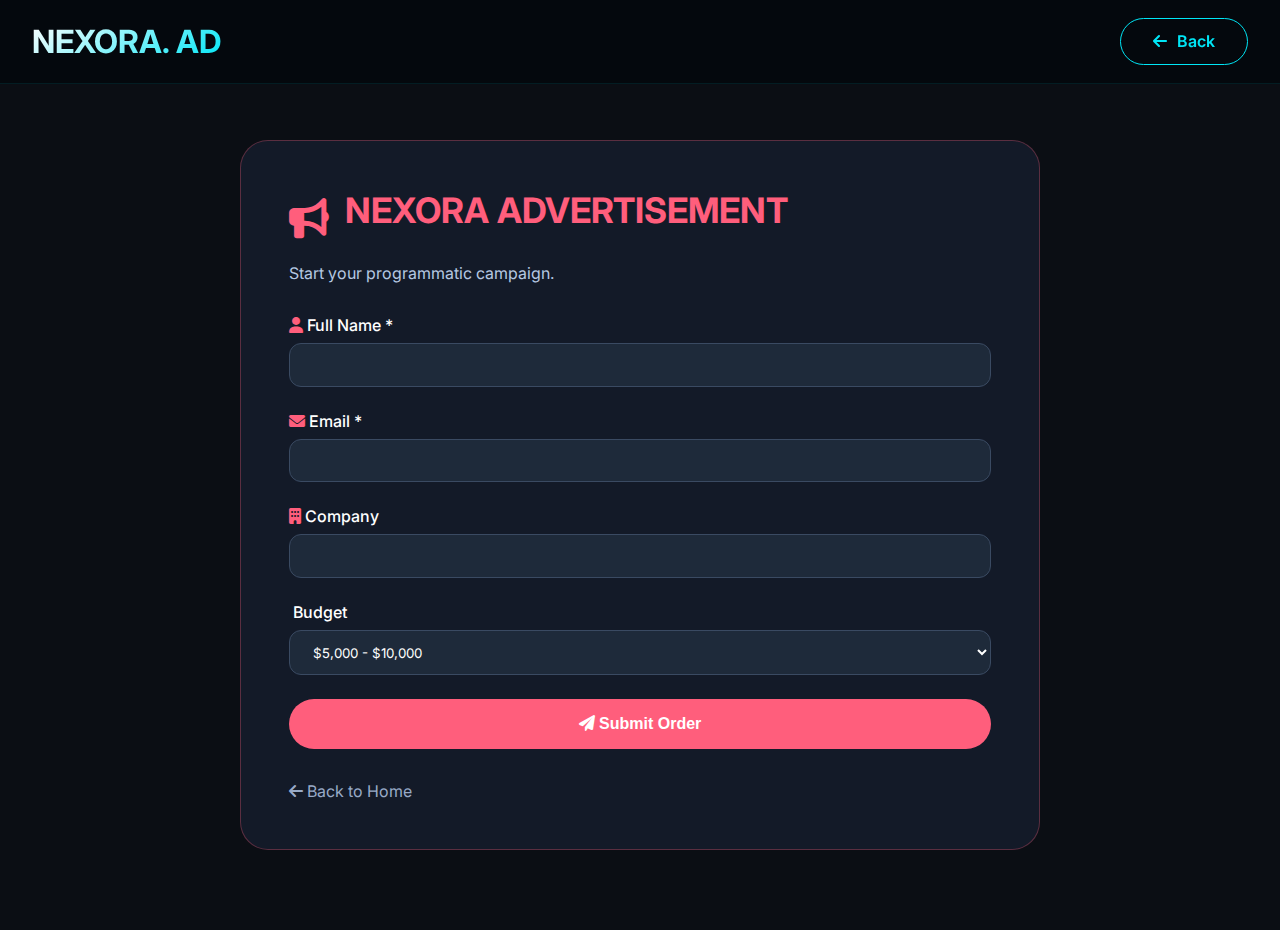
<file: order-ad.html>
<!DOCTYPE html>
<html lang="en">
<head>
    <meta charset="UTF-8">
    <meta name="viewport" content="width=device-width, initial-scale=1.0">
    <title>NEXORA AD · Order</title>
    <link rel="stylesheet" href="https://cdnjs.cloudflare.com/ajax/libs/font-awesome/6.0.0-beta3/css/all.min.css">
    <link href="https://fonts.googleapis.com/css2?family=Inter:wght@400;500;600;700&family=Space+Grotesk:wght@400;500;600;700&display=swap" rel="stylesheet">
    <style>
        * { margin: 0; padding: 0; box-sizing: border-box; }
        :root { --primary: #0b0e14; --secondary: #00e6f6; --accent-ad: #ff5e7c; --dark: #04070c; }
        body { font-family: 'Inter', sans-serif; background-color: var(--primary); color: #eef4ff; }
        header { position: fixed; top: 0; width: 100%; padding: 1.1rem 0; background: rgba(4,7,12,0.85); backdrop-filter: blur(16px); border-bottom: 1px solid rgba(0,230,246,0.1); }
        .navbar { display: flex; justify-content: space-between; align-items: center; max-width: 1400px; margin: 0 auto; padding: 0 2rem; }
        .logo { font-size: 2rem; font-weight: 700; background: linear-gradient(145deg, #fff, var(--secondary)); -webkit-background-clip: text; -webkit-text-fill-color: transparent; }
        .btn { display: inline-flex; align-items: center; gap: 0.6rem; padding: 0.8rem 2rem; border-radius: 40px; font-weight: 600; border: 1px solid var(--secondary); color: var(--secondary); background: transparent; transition: 0.2s; text-decoration: none; }
        .btn-outline:hover { background: rgba(0,230,246,0.1); }
        .order-page { padding: 140px 0 80px; min-height: 100vh; }
        .order-container { max-width: 800px; margin: 0 auto; background: #131a28; border-radius: 28px; padding: 3rem; border: 1px solid rgba(255,94,124,0.3); }
        .order-title { color: #ff5e7c; font-size: 2.2rem; margin-bottom: 1rem; }
        .form-group { display: flex; flex-direction: column; gap: 0.5rem; margin-bottom: 1.5rem; }
        .form-group label { color: white; font-weight: 500; }
        .form-control { background: #1e2a3a; border: 1px solid #3a4a62; padding: 0.8rem 1.2rem; border-radius: 12px; color: white; font-family: 'Inter', sans-serif; width: 100%; }
        .form-control:focus { border-color: #ff5e7c; outline: none; }
        .btn-order { background: #ff5e7c; color: white; border: none; padding: 1rem; border-radius: 40px; font-weight: 600; cursor: pointer; transition: 0.2s; width: 100%; font-size: 1rem; }
        .btn-order:hover { background: #ff3b5c; transform: scale(1.02); }
        .back-link { display: inline-block; margin-top: 2rem; color: #98aac7; text-decoration: none; }
    </style>
</head>
<body>
    <header>
        <nav class="navbar">
            <a href="index.html" class="logo">NEXORA<span>.</span> AD</a>
            <a href="index.html" class="btn btn-outline"><i class="fas fa-arrow-left"></i> Back</a>
        </nav>
    </header>

    <div class="order-page">
        <div class="order-container">
            <div style="display: flex; align-items: center; gap: 1rem; margin-bottom: 1rem;">
                <i class="fas fa-bullhorn" style="color: #ff5e7c; font-size: 2.5rem;"></i>
                <h1 class="order-title">NEXORA ADVERTISEMENT</h1>
            </div>
            <p style="color: #b5c8e2; margin-bottom: 2rem;">Start your programmatic campaign.</p>
            
            <form id="orderForm">
                <div class="form-group">
                    <label><i class="fas fa-user" style="color: #ff5e7c;"></i> Full Name *</label>
                    <input type="text" class="form-control" id="name" required>
                </div>
                <div class="form-group">
                    <label><i class="fas fa-envelope" style="color: #ff5e7c;"></i> Email *</label>
                    <input type="email" class="form-control" id="email" required>
                </div>
                <div class="form-group">
                    <label><i class="fas fa-building" style="color: #ff5e7c;"></i> Company</label>
                    <input type="text" class="form-control" id="company">
                </div>
                <div class="form-group">
                    <label><i class="fas fa-budget" style="color: #ff5e7c;"></i> Budget</label>
                    <select class="form-control" id="budget">
                        <option>$5,000 - $10,000</option>
                        <option>$10,000 - $50,000</option>
                        <option>$50,000+</option>
                    </select>
                </div>
                <button type="submit" class="btn-order"><i class="fas fa-paper-plane"></i> Submit Order</button>
            </form>
            <a href="index.html" class="back-link"><i class="fas fa-arrow-left"></i> Back to Home</a>
        </div>
    </div>

    <script>
        document.getElementById('orderForm').addEventListener('submit', function(e) {
            e.preventDefault();
            const order = {
                division: 'ADVERTISEMENT',
                name: document.getElementById('name').value,
                email: document.getElementById('email').value,
                company: document.getElementById('company').value,
                budget: document.getElementById('budget').value,
                date: new Date().toLocaleString(),
                status: 'pending'
            };
            const orders = JSON.parse(localStorage.getItem('nexoraOrders')) || [];
            orders.push(order);
            localStorage.setItem('nexoraOrders', JSON.stringify(orders));
            alert('Order submitted! We will contact you soon.');
            window.location.href = 'index.html';
        });
    </script>
</body>
</html>
</file>
<file: style.css>
/* Add to style.css */

/* Partnerships Section */
.partnerships {
    padding: 80px 0;
    background: linear-gradient(180deg, var(--dark) 0%, #0a0f1a 100%);
}

.partners-grid {
    display: grid;
    grid-template-columns: repeat(auto-fit, minmax(200px, 1fr));
    gap: 2rem;
    margin-top: 2rem;
}

.partner-card {
    background: #1e2636;
    border-radius: 20px;
    padding: 2rem 1.5rem;
    text-align: center;
    border: 1px solid rgba(0,230,246,0.1);
    transition: 0.25s;
    display: flex;
    flex-direction: column;
    align-items: center;
    gap: 0.8rem;
}

.partner-card:hover {
    transform: translateY(-6px);
    border-color: var(--secondary);
    box-shadow: 0 12px 30px rgba(0,230,246,0.15);
}

.partner-icon i {
    font-size: 3rem;
    color: var(--secondary);
}

.partner-card h4 {
    color: white;
    font-size: 1.3rem;
    margin: 0;
}

.partner-division {
    font-size: 0.8rem;
    color: #98aac7;
    background: rgba(0,230,246,0.1);
    padding: 0.3rem 1rem;
    border-radius: 40px;
}

.client-grid a {
    display: inline-block;
    transition: 0.2s;
}

.client-grid a:hover {
    transform: scale(1.1);
}

/* Admin Styles */
.admin-input {
    background: #1e2a3a;
    border: 1px solid #3a4a62;
    padding: 0.8rem 1.2rem;
    border-radius: 12px;
    color: white;
    font-family: 'Inter', sans-serif;
    width: 100%;
}

.admin-input:focus {
    border-color: var(--secondary);
    outline: none;
}

.btn-admin {
    padding: 0.8rem 1.8rem;
    border-radius: 12px;
    border: none;
    font-weight: 600;
    cursor: pointer;
    display: inline-flex;
    align-items: center;
    gap: 0.5rem;
}

.btn-save { background: #2ecc71; color: white; }
.btn-delete { background: #ff5e7c; color: white; }
.btn-edit { background: #6c5ce7; color: white; }
.btn-logout { background: rgba(255,94,124,0.1); border: 1px solid #ff5e7c; color: #ff5e7c; }

/* Responsive */
@media (max-width: 768px) {
    .partners-grid {
        grid-template-columns: 1fr 1fr;
    }
    .partner-row {
        grid-template-columns: 1fr;
        gap: 0.5rem;
    }
}

@media (max-width: 480px) {
    .partners-grid {
        grid-template-columns: 1fr;
    }
}
</file>
